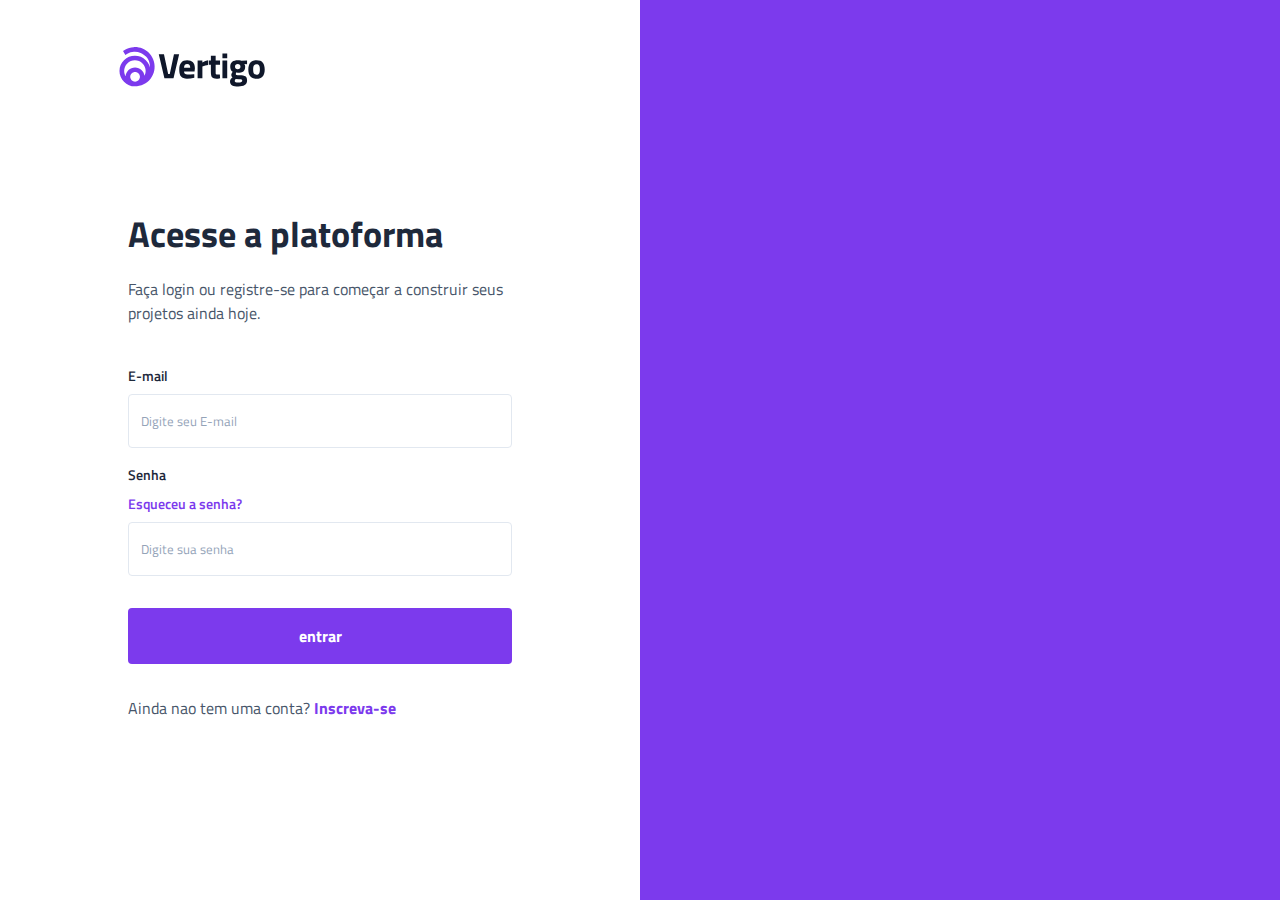
<file: index.html>
<!DOCTYPE html>
<html lang="pt-BR">

<head>
    <meta charset="UTF-8">
    <meta name="viewport" content="width=device-width, initial-scale=1.0">
    <link rel="stylesheet" href="style.css">
    <link rel="preconnect" href="https://fonts.googleapis.com">
    <link rel="preconnect" href="https://fonts.gstatic.com" crossorigin>
    <link href="https://fonts.googleapis.com/css2?family=Titillium+Web:wght@400;600;700&display=swap" rel="stylesheet">
    <title>Vertigo</title>
</head>

<body>
    <div class="conteudo">
        <header>
            <img src="./imagens/logo.svg" alt="logo">
        </header>
        <main>
            <section class="descricao">
                <h1>Acesse a platoforma</h1>
                <p>Faça login ou registre-se para começar a construir seus projetos ainda hoje.</p>
            </section>
            <section class="login">
                <form action="">
                    <div class="input-box">
                        <label for="email">E-mail</label>
                        <input type="email" placeholder="Digite seu E-mail" id="email">
                    </div>
                    <div class="input-box">
                        <label for="senha">Senha</label>
                        <a href="">Esqueceu a senha?</a>
                        <input type="password" placeholder="Digite sua senha" id="senha">
                    </div>

                    <button> entrar</button>
                </form>
                <p>
                    Ainda nao tem uma conta? <a href="">Inscreva-se</a>
                </p>
            </section>
        </main>
    </div>
    <div class="bg-desktop">
        <img src="./imagens/Rectangle 2.png" alt="backgroud desktop">
    </div>
</body>

</html>
</file>
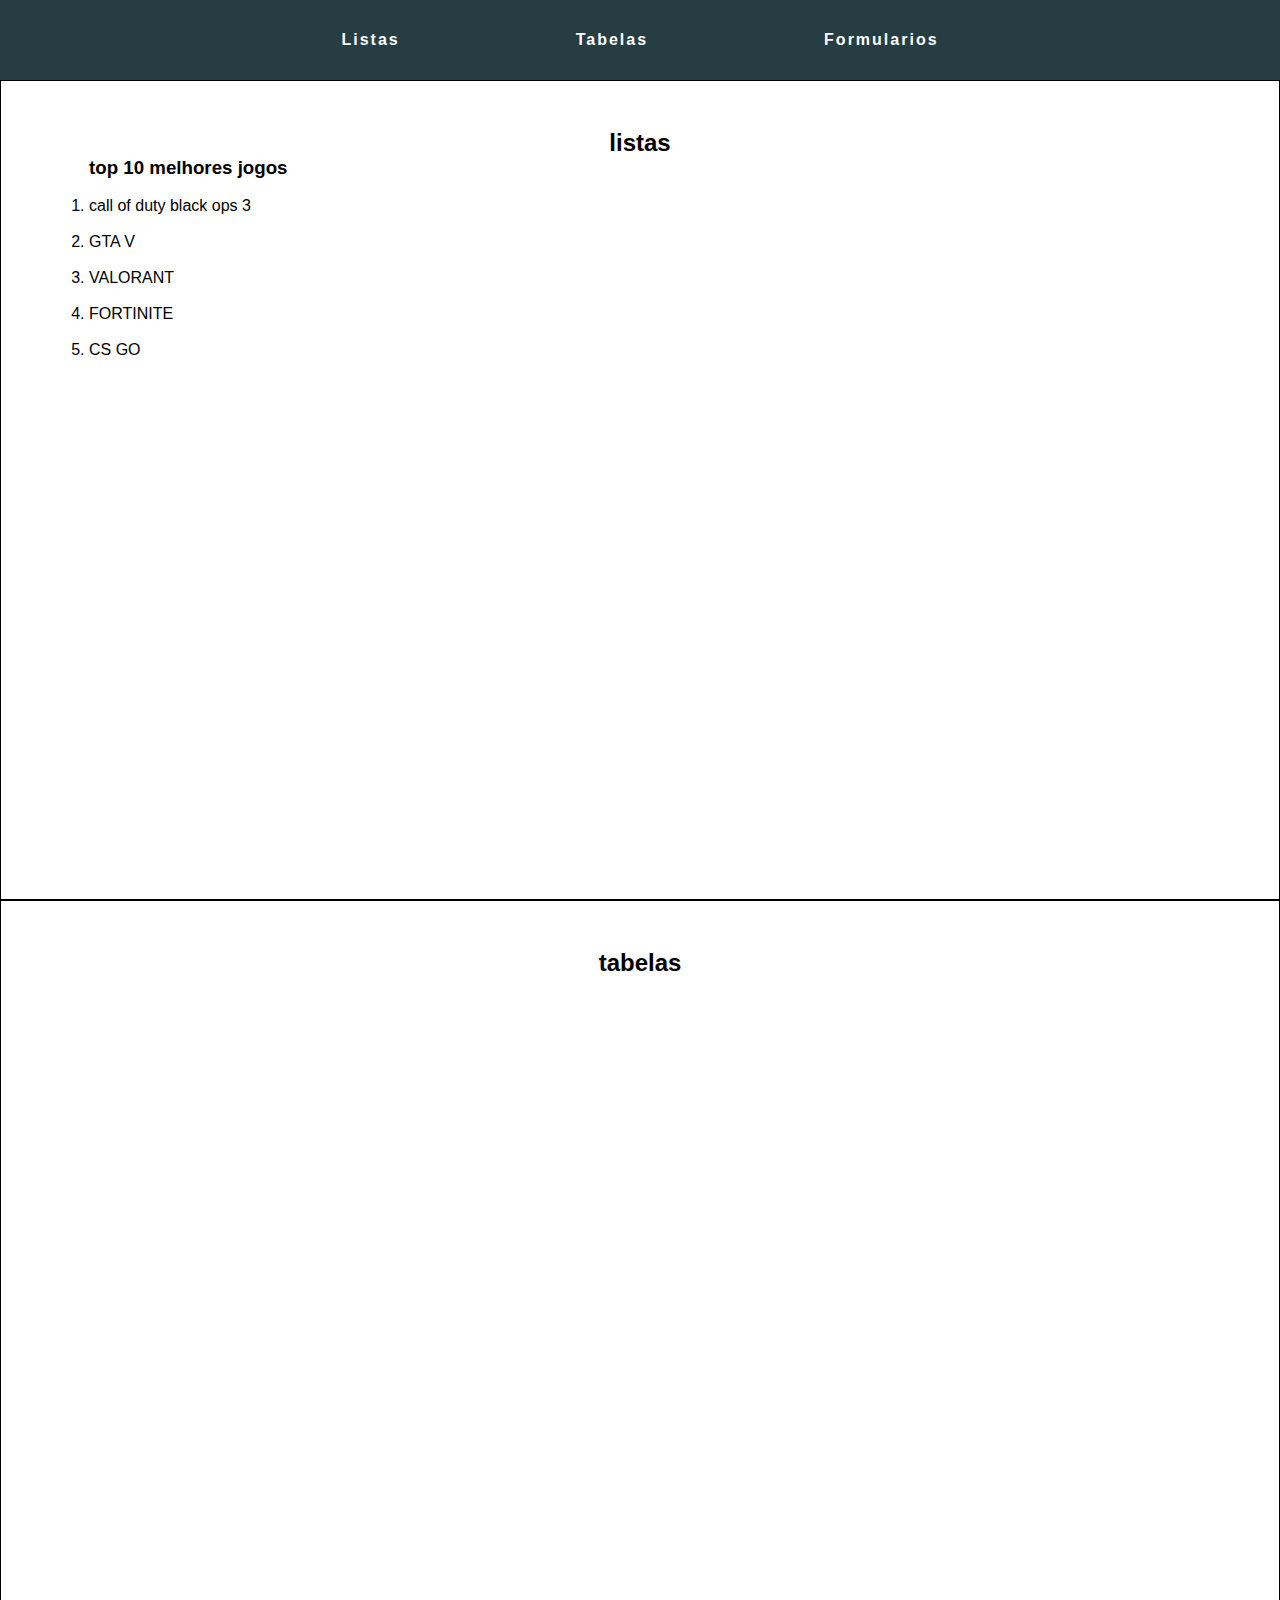
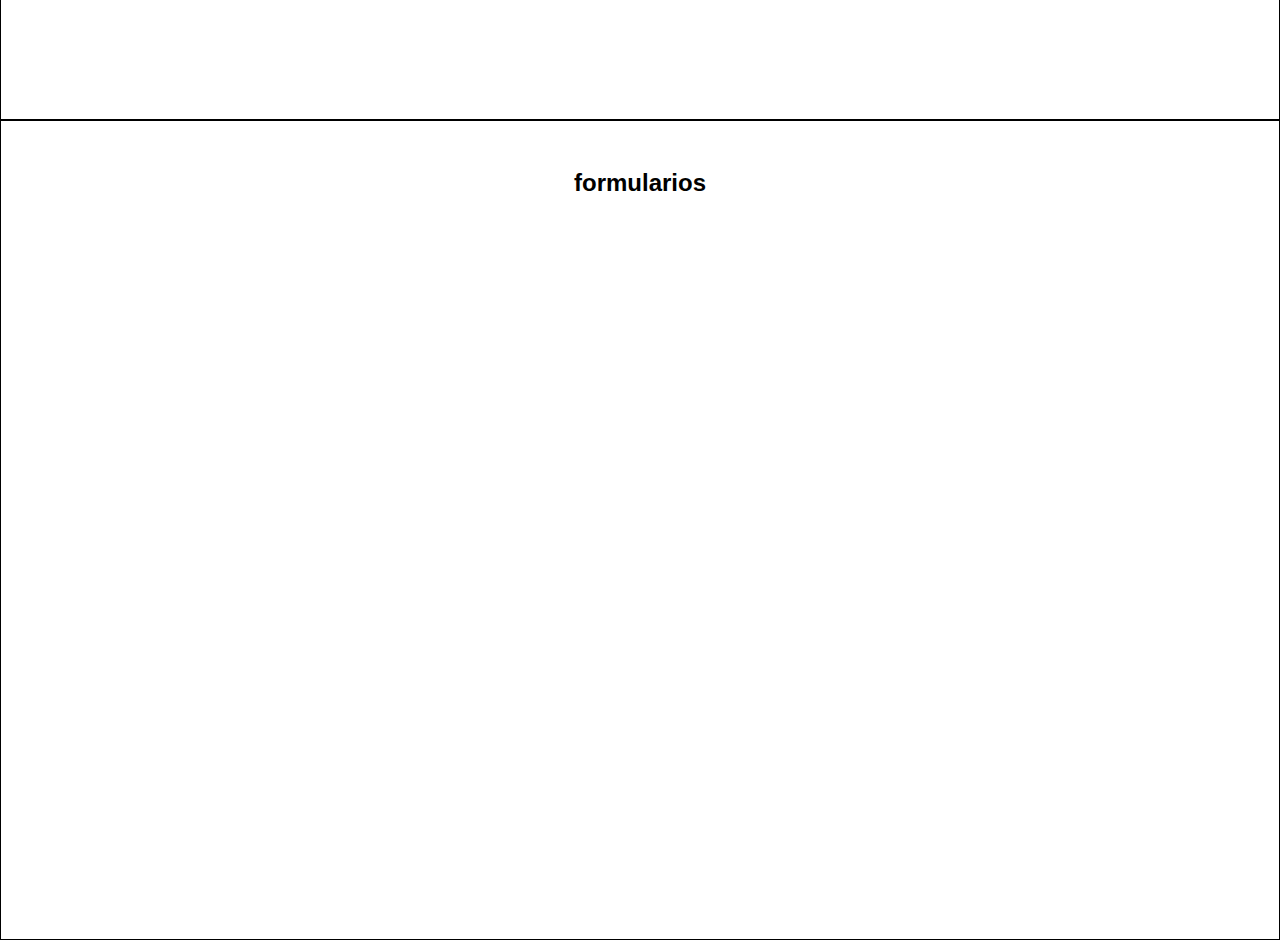
<file: revisao html-css/index.html>
<!DOCTYPE html>
<html lang="pt-br">
<head>
    <meta charset="UTF-8">
    <meta http-equiv="X-UA-Compatible" content="IE=edge">
    <meta name="viewport" content="width=device-width, initial-scale=1.0">
    <title>revisao</title>
    <link rel="stylesheet" href="style.css">
</head>
<body>
    <header>
        <nav>
            <a href="#listas">listas</a>
            <a href="#tabelas">tabelas</a>
            <a href="#formularios">formularios</a>
        </nav>
    </header>
    <main>
        <section id="listas">
            <h2>listas</h2>
            <div>
                 <ol>
                    <h3>top 10 melhores jogos</h3><br>
                    <li>call of duty black ops 3</li><br>
                    <li>GTA V</li><br>
                    <li>VALORANT</li><br>
                    <li>FORTINITE </li><br>
                    <li>CS GO</li><br>
                    
                 </ol>
            </div>
        </section>
        <section id="tabelas">
            <h2>tabelas</h2>
        </section>
        <section id="formularios">
            <h2>formularios</h2>
        </section>
    </main>
</body>
</html>
</file>
<file: style.css>
* {
    /*resert do CSS */
    margin: 0;
    padding: 0;
    box-sizing: border-box;
    font-family: 'Titillium Web', sans-serif;
}

/*1rem = 16px */
/* 40px = 2.5rem */

:root {
    --gray-800: #1E293B;
    --gray-600: #475569;
    --gray-400: #94a3b8;
    --gray-200: #e2e8f0;
    --purple: #7c3aed;
    --light-purple: #9F67FF;
    --white: #fff;
}

/*numero = 20 */
/* print(numero) */

header {
    background-image: url(./imagens/img\ \(2\).png);
    background-size: cover;
    height: 8.375rem;

    display: flex;
    justify-content: center;
    align-items: center;

    margin-bottom: 3.7rem;
}

main {
    padding-inline: 1.5rem;
}

.descricao {
    margin-bottom: 2.5rem;
}

.descricao h1 {
    color: var(--gray-800);
    margin-bottom: 1rem;
    font-size: 1.5625rem;
}

.descricao p {
    font-size: 0.8125rem;
    color: var(--gray-600);
}

.input-box {
    display: flex;
    flex-direction: column;
    gap: 0.5rem;
    margin-bottom: 1rem;
}

.input-box div {
    display: flex;
    justify-content: space-between;
    align-items: center;
}

.login label {
    font-size: 0.875rem;
    color: var(--gray-800);
    font-weight: 600;
}

.login input {
    padding: 1rem 0.75rem;
    border: 1px solid var(--gray-200);
    border-radius: 0.25rem;
    color: var(--gray-800);
}

.login input::placeholder {
    color: var(--gray-400);
}

.login input:hover,
.login input:focus {
    outline: 1px solid var(--purple);
}

.login a {
    color: var(--purple);
    text-decoration: none;
    font-size: 0.875rem;
    font-weight: 600;
}

.login a:hover {
    text-decoration: underline;
}

.login button {
    margin-top: 1rem;
    margin-bottom: 2rem;
    padding-block: 1rem;
    width: 100%;
    background: var(--purple);
    border: none;
    border-radius: 0.25rem;

    font-size: 1rem;
    font-weight: 700;
    color: var(--white);
}

.login button:hover {
    background: var(--light-purple);
    transition: 0.3s;
    cursor: pointer;
}

.login > p {
    color: var(--gray-600);
}

.login > p a {
    font-weight: 700;
    font-size: 1rem;
}

.bg-desktop {
    display: none;
}

@media(min-width: 1000px) {
    body {
        display: flex;
        height: 100vh;
    }

    header {
        background: none;
        justify-content: flex-start;
        margin: 2.5rem 7rem 7rem;

        height: fit-content;
        align-self: flex-start;
    }

    header img {
        width: 10rem;
    }

    main {
        margin-inline: 7rem;
        max-width: 24rem;
        padding: 0;
    }

    .conteudo {
        width: 100%;
        display: flex;
        flex-direction: column;
        align-items: center;
    }

    .bg-desktop {
        display: block;
        width: 100%;
    }

    .bg-desktop img {
        display: block;
        width: 100%;
        height: 100%;
    }

    .descricao h1 {
        font-size: 2.25rem;
    }

    .descricao p {
        font-size: 1rem;
    }
}
/*nome da cor, rgb, rgba, hex, hsl */
</file>
<file: revisao html-css/style.css>
* {
    margin: 0;
   font-family: Verdana, Geneva, Tahoma, sans-serif;
   scroll-padding-top: 5rem;
   scroll-behavior: smooth;
   box-sizing: border-box;
}

header {
    background: #263D42;
    height: 5rem;

    display: flex;
    justify-content: center;
    align-items: center;
    position: fixed;
    width: 100%;
    top: 0;
}

header a {
    color: white;
    text-decoration: none;
    text-transform: capitalize;
    letter-spacing: 2px;
    font-weight: 700;

    padding: 0.5rem;
    border-radius: 10px;
}

nav {
    display: flex;
    gap: 10rem;
}

header a:hover {
    background: #514F59;
    transform:scale(1.1);
    transition: tranform .4s;
}

section{
    border: 1px solid black;
    height:calc(100vh - 5rem);
    padding: 3rem;;

}

#listas {
    margin-top: 5rem;
}

h2{
    text-align: center;
}
</file>
